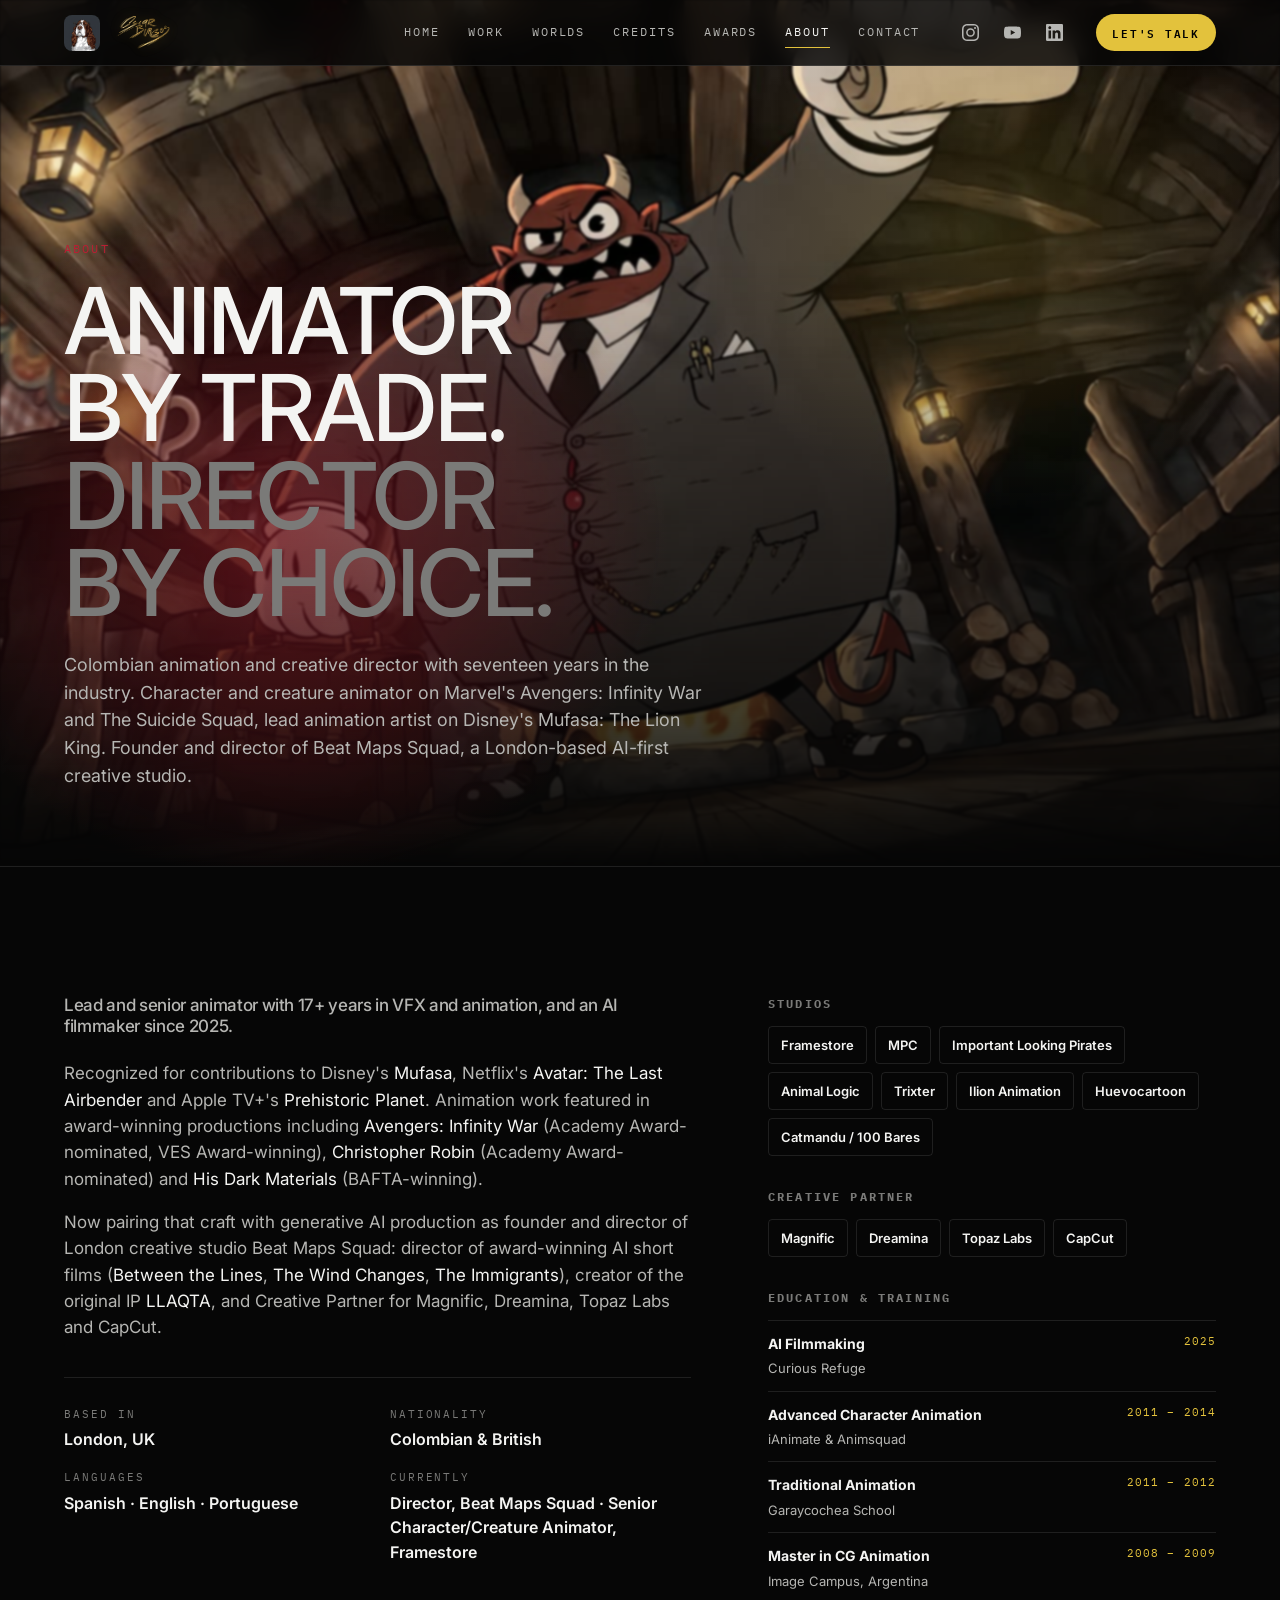
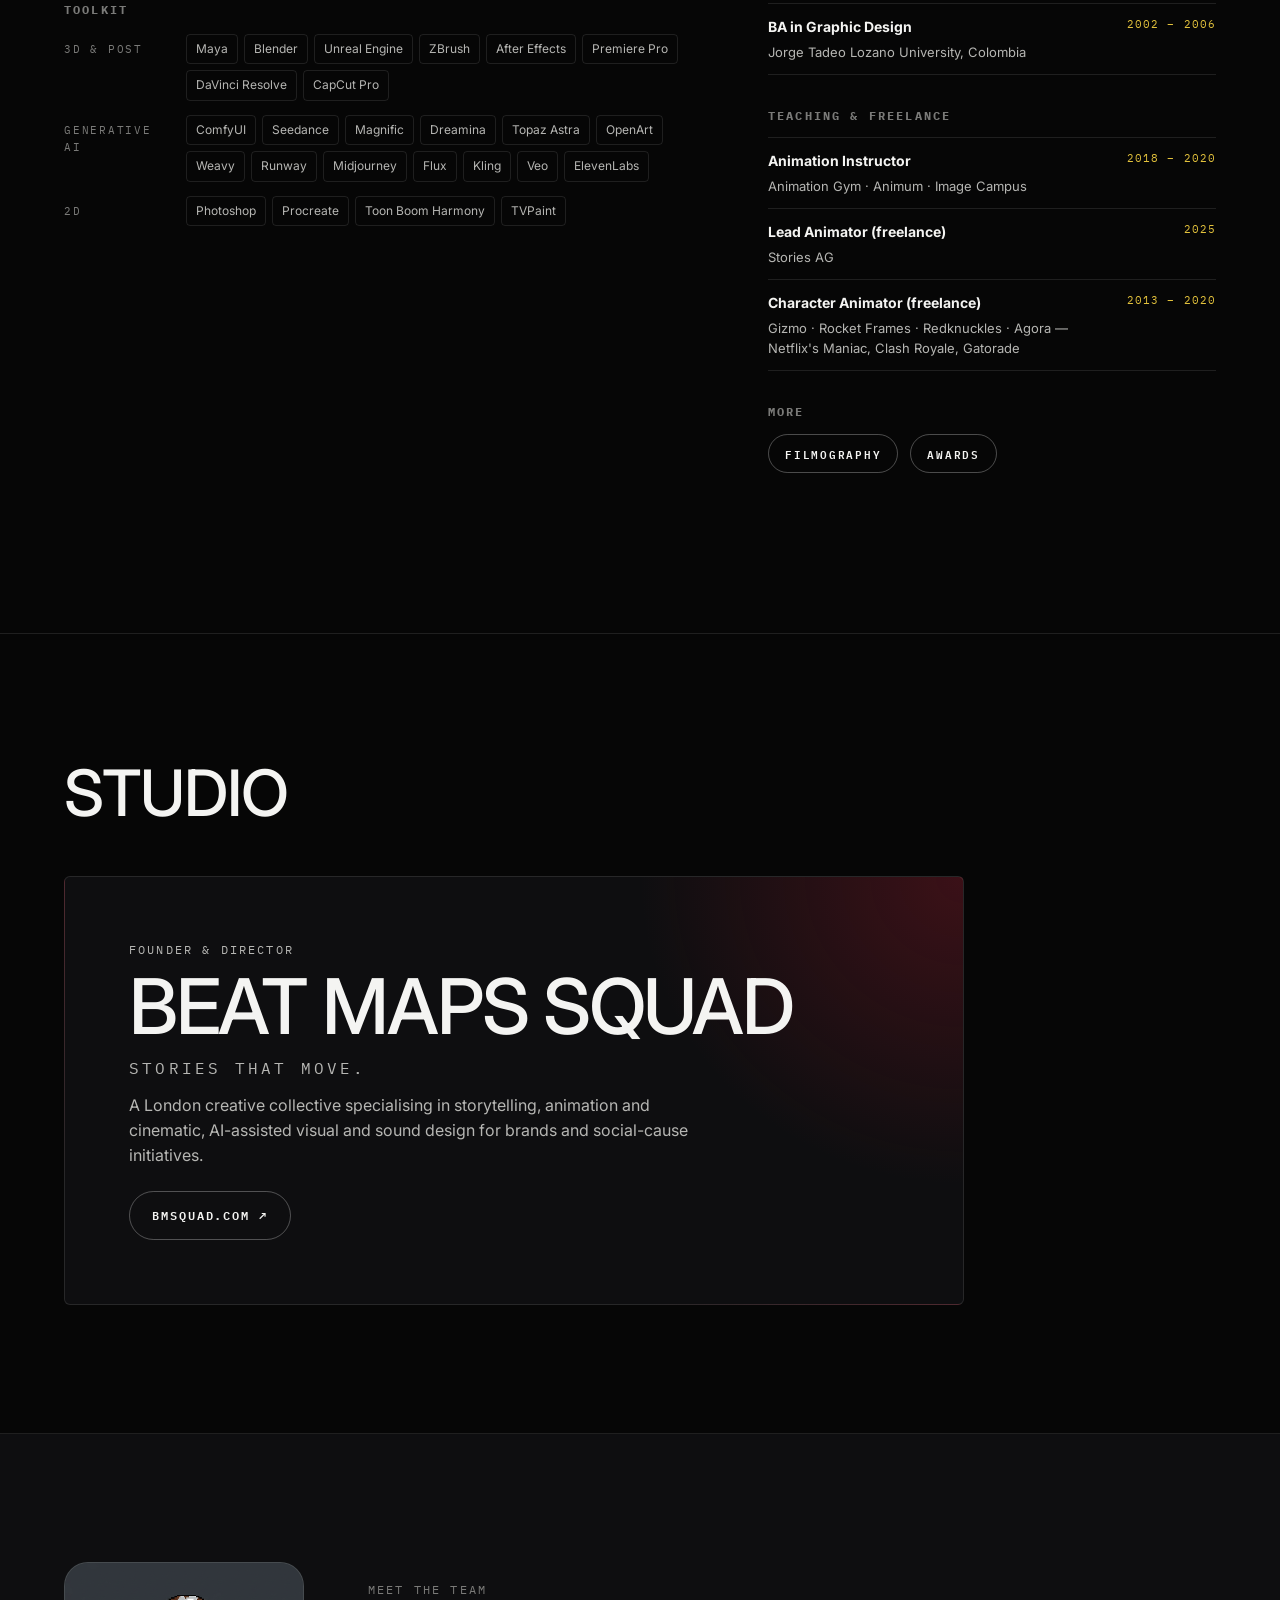
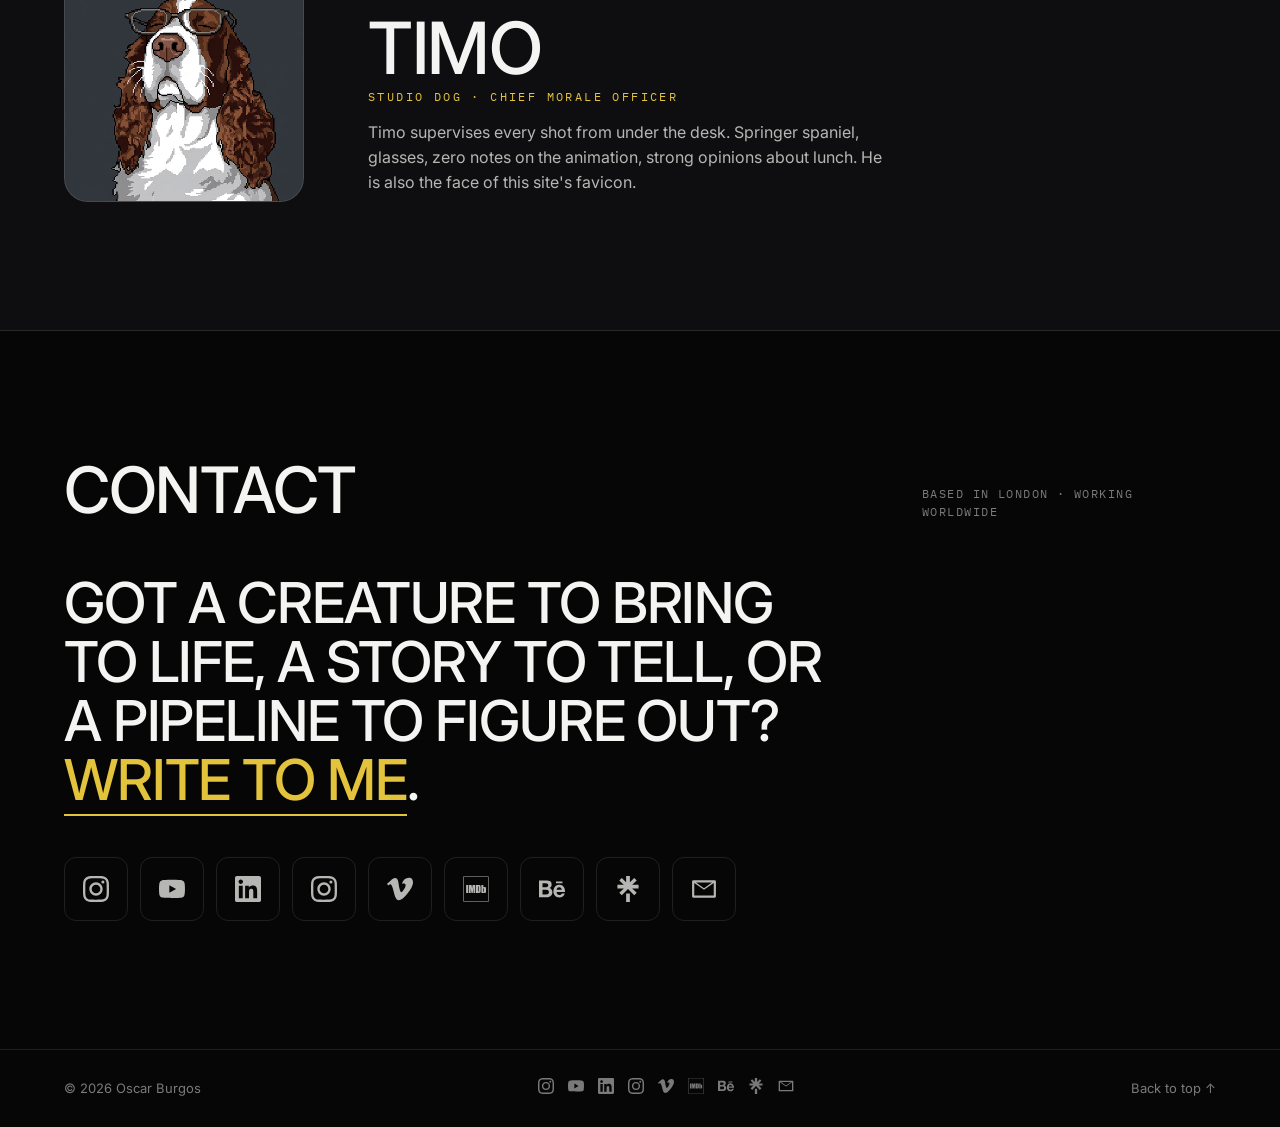
<file: about.html>
<!DOCTYPE html>
<html lang="en">
<head>
  <meta charset="utf-8">
  <meta name="viewport" content="width=device-width, initial-scale=1">
  <title>About — Oscar Burgos</title>
  <meta name="description" content="Oscar Burgos: Colombian animation and creative director in London. 17+ years in VFX, AI filmmaker, founder and director of Beat Maps Squad.">
  <meta name="theme-color" content="#060606">
  <meta property="og:type" content="website">
  <meta property="og:title" content="About — Oscar Burgos">
  <meta property="og:description" content="Director & VFX animator. Lead animator on Mufasa, animator on Avengers: Infinity War, AI filmmaker since 2025.">
  <meta property="og:image" content="assets/img/og-banner.jpg">
  <meta name="twitter:card" content="summary_large_image">
  <link rel="icon" href="assets/img/favicon.ico" sizes="any">
  <link rel="icon" type="image/png" sizes="32x32" href="assets/img/timo-32.png">
  <link rel="apple-touch-icon" href="assets/img/timo-192.png">
  <link rel="manifest" href="site.webmanifest">
  <link rel="preconnect" href="https://fonts.googleapis.com">
  <link rel="preconnect" href="https://fonts.gstatic.com" crossorigin>
  <link href="https://fonts.googleapis.com/css2?family=Inter:wght@400;500;600&family=IBM+Plex+Mono:wght@400;600&display=swap" rel="stylesheet">
  <link rel="stylesheet" href="css/style.css">
</head>
<body>
  <main id="main">
    <header class="page-head">
      <img class="page-head__bg" src="assets/img/pan-twardowski.jpg" alt="" aria-hidden="true">
      <p class="mono page-head__kicker">About</p>
      <h1 class="page-head__title">Animator<br>by trade.<span class="dim">Director<br>by choice.</span></h1>
      <p class="page-head__note" data-site="intro">Colombian animation and creative director with seventeen years in the industry.</p>
    </header>

    <section class="section section--split" id="about">
      <div class="about">
        <div class="about__text">
          <p class="lede">Lead and senior animator with 17+ years in VFX and animation, and an AI filmmaker since 2025.</p>
          <p>Recognized for contributions to Disney's <em>Mufasa</em>, Netflix's <em>Avatar: The Last Airbender</em> and Apple TV+'s <em>Prehistoric Planet</em>. Animation work featured in award-winning productions including <em>Avengers: Infinity War</em> (Academy Award-nominated, VES Award-winning), <em>Christopher Robin</em> (Academy Award-nominated) and <em>His Dark Materials</em> (BAFTA-winning).</p>
          <p>Now pairing that craft with generative AI production as founder and director of London creative studio Beat Maps Squad: director of award-winning AI short films (<em>Between the Lines</em>, <em>The Wind Changes</em>, <em>The Immigrants</em>), creator of the original IP <em>LLAQTA</em>, and Creative Partner for Magnific, Dreamina, Topaz Labs and CapCut.</p>
          <dl class="facts">
            <div><dt>Based in</dt><dd>London, UK</dd></div>
            <div><dt>Nationality</dt><dd>Colombian &amp; British</dd></div>
            <div><dt>Languages</dt><dd>Spanish · English · Portuguese</dd></div>
            <div><dt>Currently</dt><dd>Director, Beat Maps Squad · Senior Character/Creature Animator, Framestore</dd></div>
          </dl>
          <h3 class="mono about__h">Toolkit</h3>
          <div class="toolkit" id="tools"></div>
        </div>
        <aside class="about__side">
          <h3 class="mono">Studios</h3>
          <ul class="pills" id="studios"></ul>
          <h3 class="mono">Creative partner</h3>
          <ul class="pills" id="partners"></ul>
          <h3 class="mono">Education &amp; training</h3>
          <ul class="cvlist" id="education"></ul>
          <h3 class="mono">Teaching &amp; freelance</h3>
          <ul class="cvlist" id="teaching"></ul>
          <h3 class="mono">More</h3>
          <div class="teaser__links">
            <a class="btn btn--ghost btn--small" href="credits.html">Filmography</a>
            <a class="btn btn--ghost btn--small" href="awards.html">Awards</a>
          </div>
        </aside>
      </div>
    </section>

    <section class="section studio" id="studio">
      <div class="section__head">
        <h2 class="section__title">Studio</h2>
      </div>
      <div class="studio__card">
        <p class="mono studio__kicker">Founder &amp; Director</p>
        <h3 class="studio__name">Beat Maps Squad</h3>
        <p class="studio__tag">Stories that move.</p>
        <p>A London creative collective specialising in storytelling, animation and cinematic, AI-assisted visual and sound design for brands and social-cause initiatives.</p>
        <a class="btn btn--ghost" href="https://bmsquad.com" target="_blank" rel="noopener">bmsquad.com ↗</a>
      </div>
    </section>

    <section class="section timo" id="timo">
      <div class="timo__inner">
        <button class="timo__avatar" id="timo-avatar" aria-label="Say hi to Timo">
          <img src="assets/img/timo-512.png" alt="Timo, a pixel-art springer spaniel wearing glasses" width="220" height="220">
          <span class="timo__bark" aria-hidden="true">woof</span>
        </button>
        <div class="timo__text">
          <p class="mono">Meet the team</p>
          <h2 class="timo__name" data-timo="name">Timo</h2>
          <p class="timo__title" data-timo="title"></p>
          <p data-timo="blurb"></p>
        </div>
      </div>
    </section>
  </main>

  <script src="js/data.js"></script>
  <script src="js/main.js"></script>
</body>
</html>
</file>
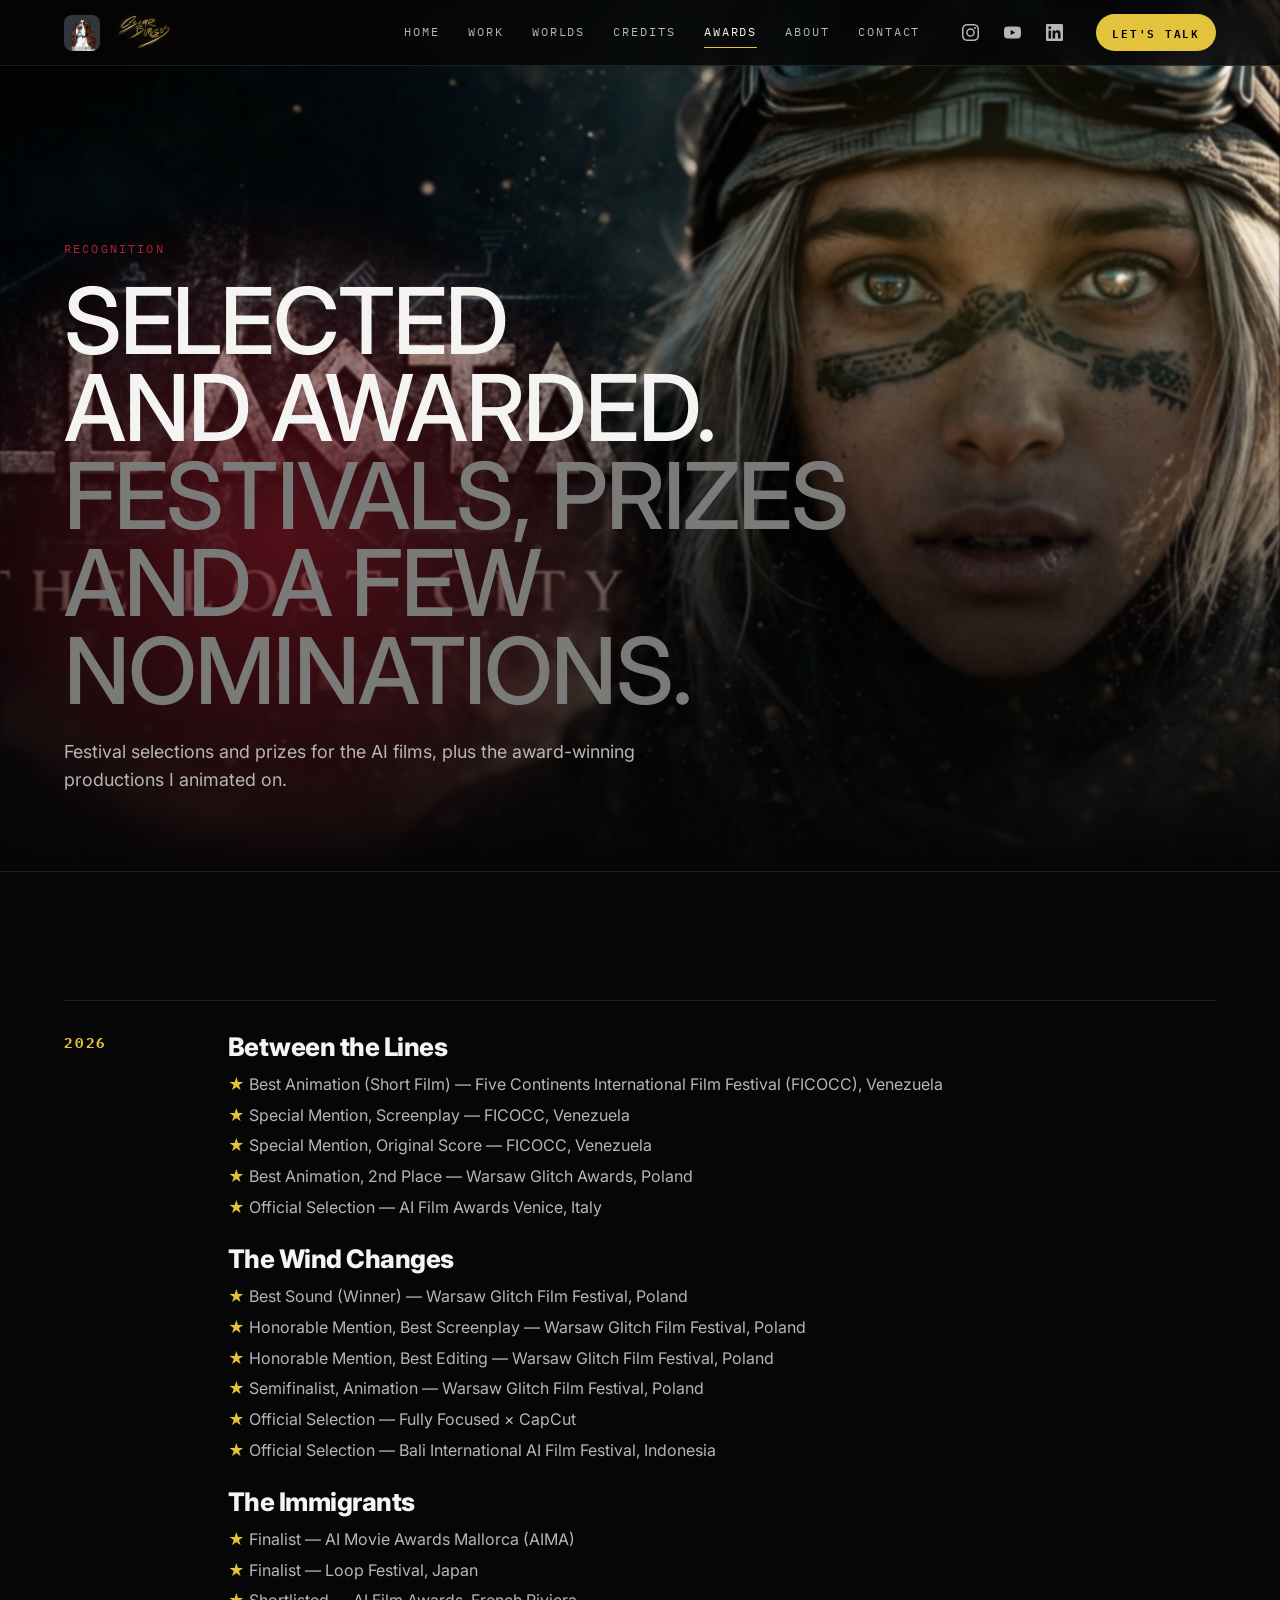
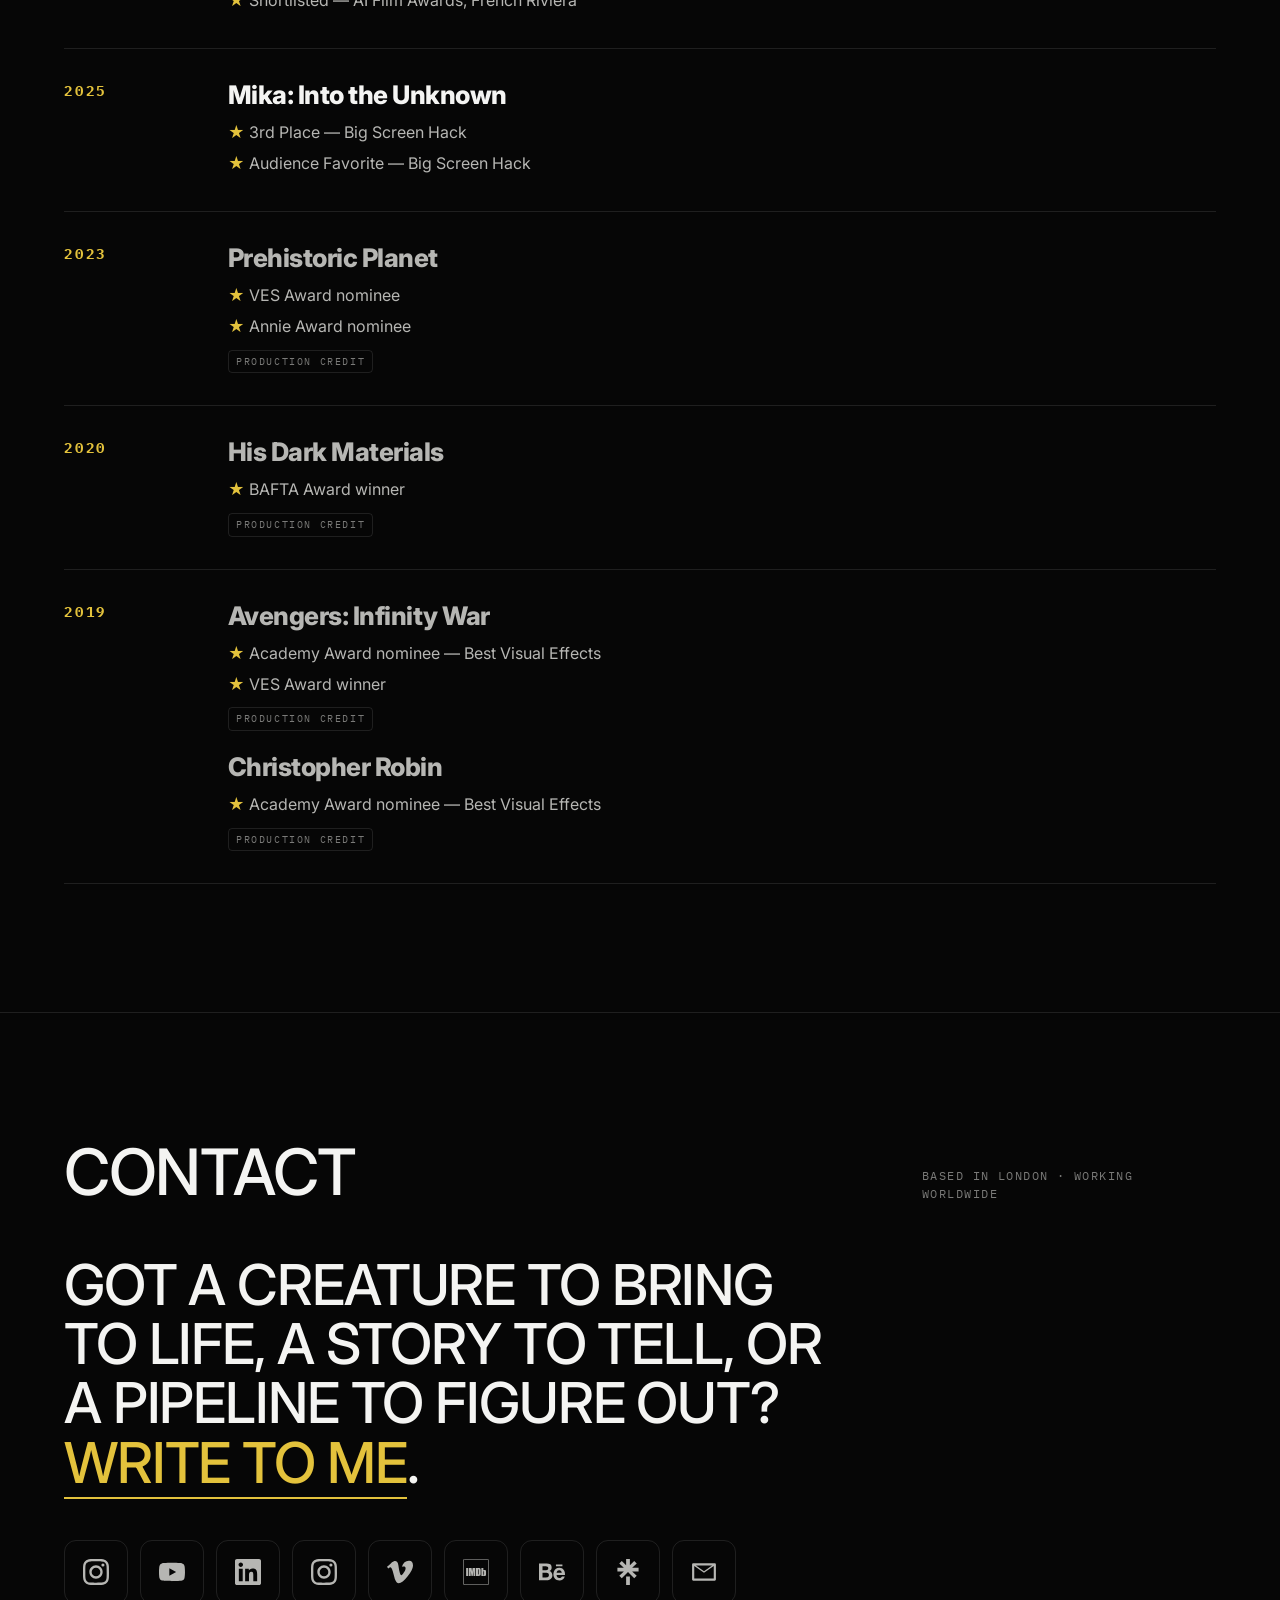
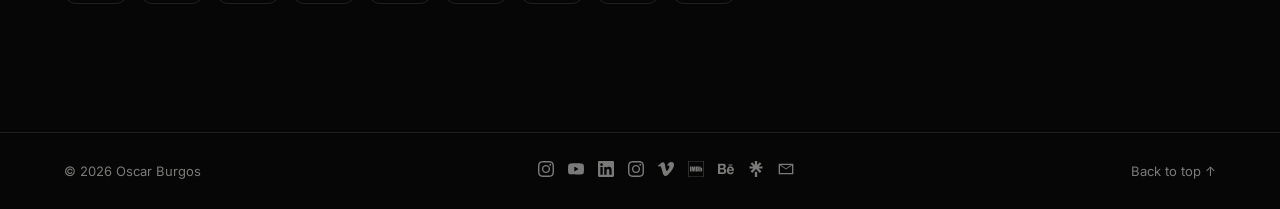
<file: awards.html>
<!DOCTYPE html>
<html lang="en">
<head>
  <meta charset="utf-8">
  <meta name="viewport" content="width=device-width, initial-scale=1">
  <title>Awards — Oscar Burgos</title>
  <meta name="description" content="Awards, festival selections and nominations: The Immigrants, Mika, Prehistoric Planet, His Dark Materials, Avengers: Infinity War.">
  <meta name="theme-color" content="#060606">
  <meta property="og:type" content="website">
  <meta property="og:title" content="Awards — Oscar Burgos">
  <meta property="og:description" content="Awards, festivals and nominations.">
  <meta property="og:image" content="assets/img/og-banner.jpg">
  <meta name="twitter:card" content="summary_large_image">
  <link rel="icon" href="assets/img/favicon.ico" sizes="any">
  <link rel="icon" type="image/png" sizes="32x32" href="assets/img/timo-32.png">
  <link rel="apple-touch-icon" href="assets/img/timo-192.png">
  <link rel="manifest" href="site.webmanifest">
  <link rel="preconnect" href="https://fonts.googleapis.com">
  <link rel="preconnect" href="https://fonts.gstatic.com" crossorigin>
  <link href="https://fonts.googleapis.com/css2?family=Inter:wght@400;500;600&family=IBM+Plex+Mono:wght@400;600&display=swap" rel="stylesheet">
  <link rel="stylesheet" href="css/style.css">
</head>
<body>
  <main id="main">
    <header class="page-head">
      <img class="page-head__bg" src="assets/img/llaqta-poster.jpg" alt="" aria-hidden="true">
      <p class="mono page-head__kicker">Recognition</p>
      <h1 class="page-head__title">Selected<br>and awarded.<span class="dim">Festivals, prizes<br>and a few nominations.</span></h1>
      <p class="page-head__note">Festival selections and prizes for the AI films, plus the award-winning productions I animated on.</p>
    </header>

    <section class="section" id="awards">
      <div class="awards-list" id="awards-full"></div>
    </section>
  </main>

  <script src="js/data.js"></script>
  <script src="js/main.js"></script>
</body>
</html>
</file>
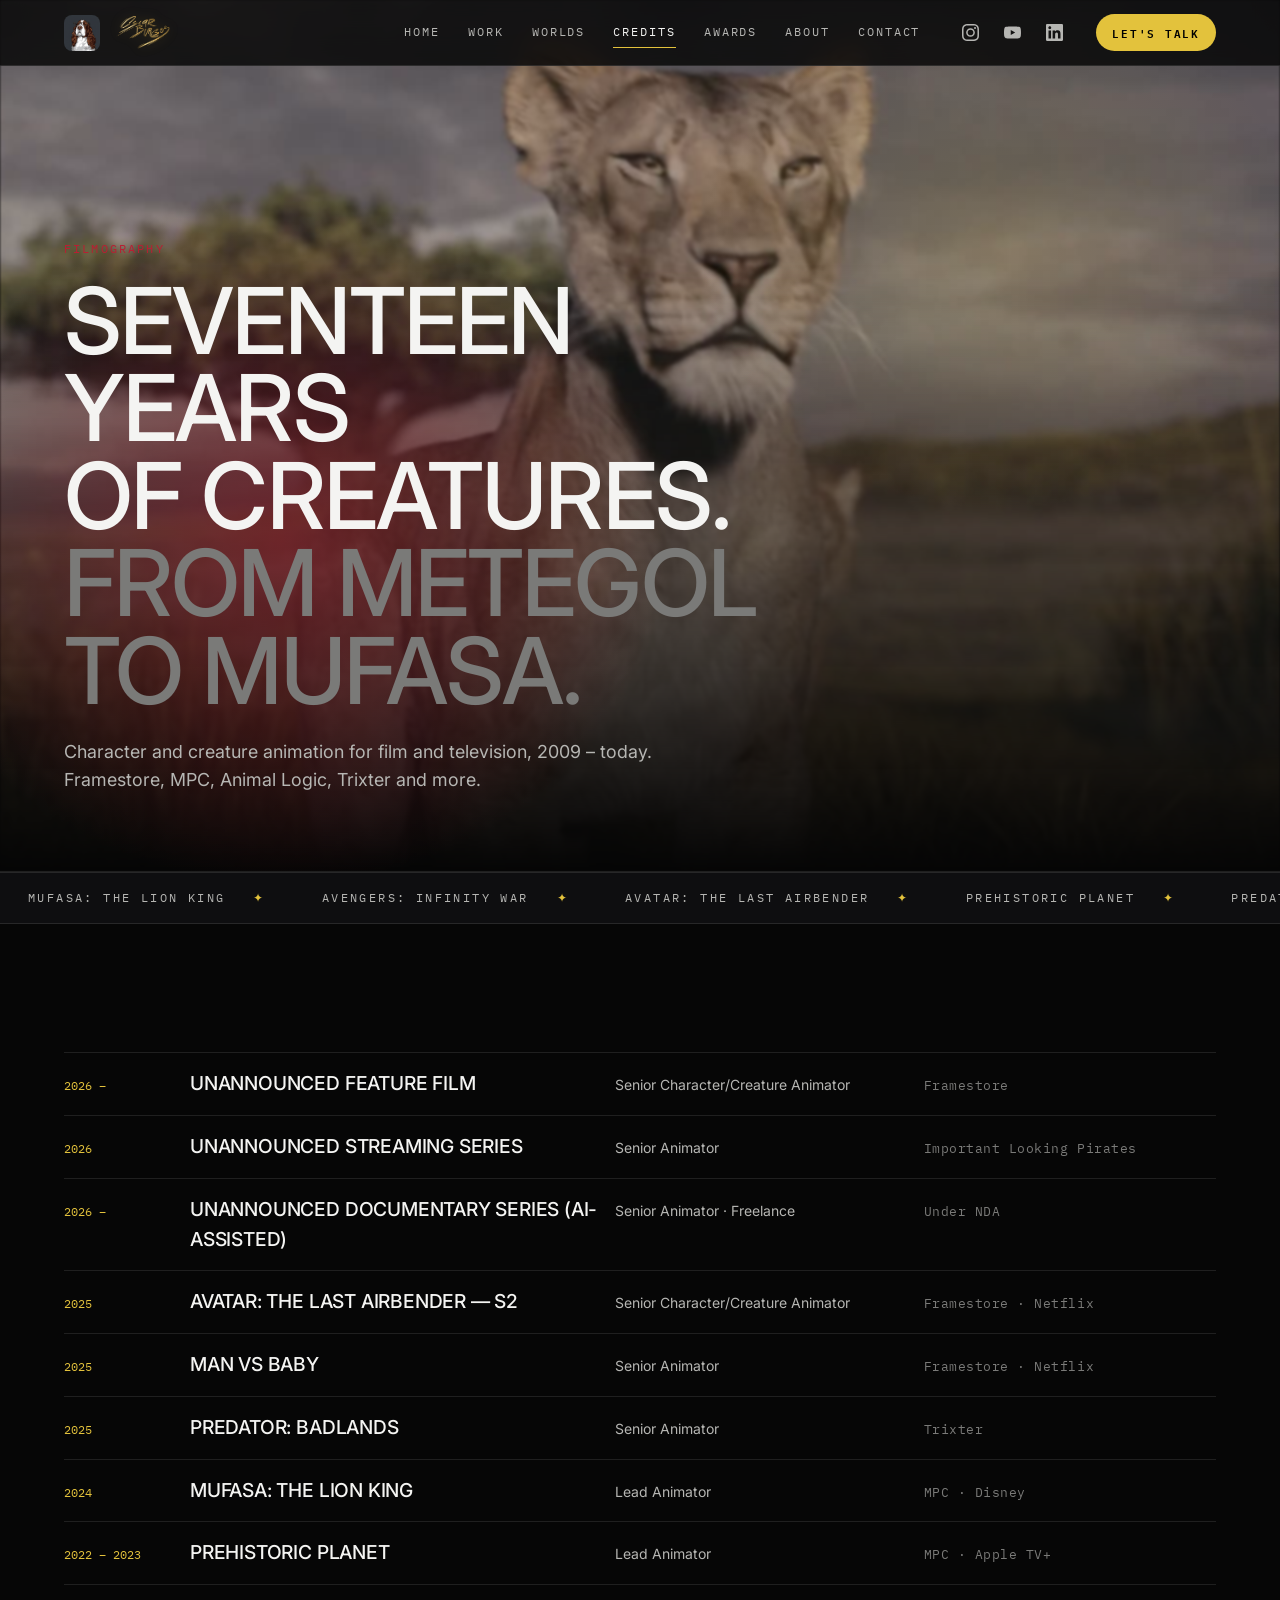
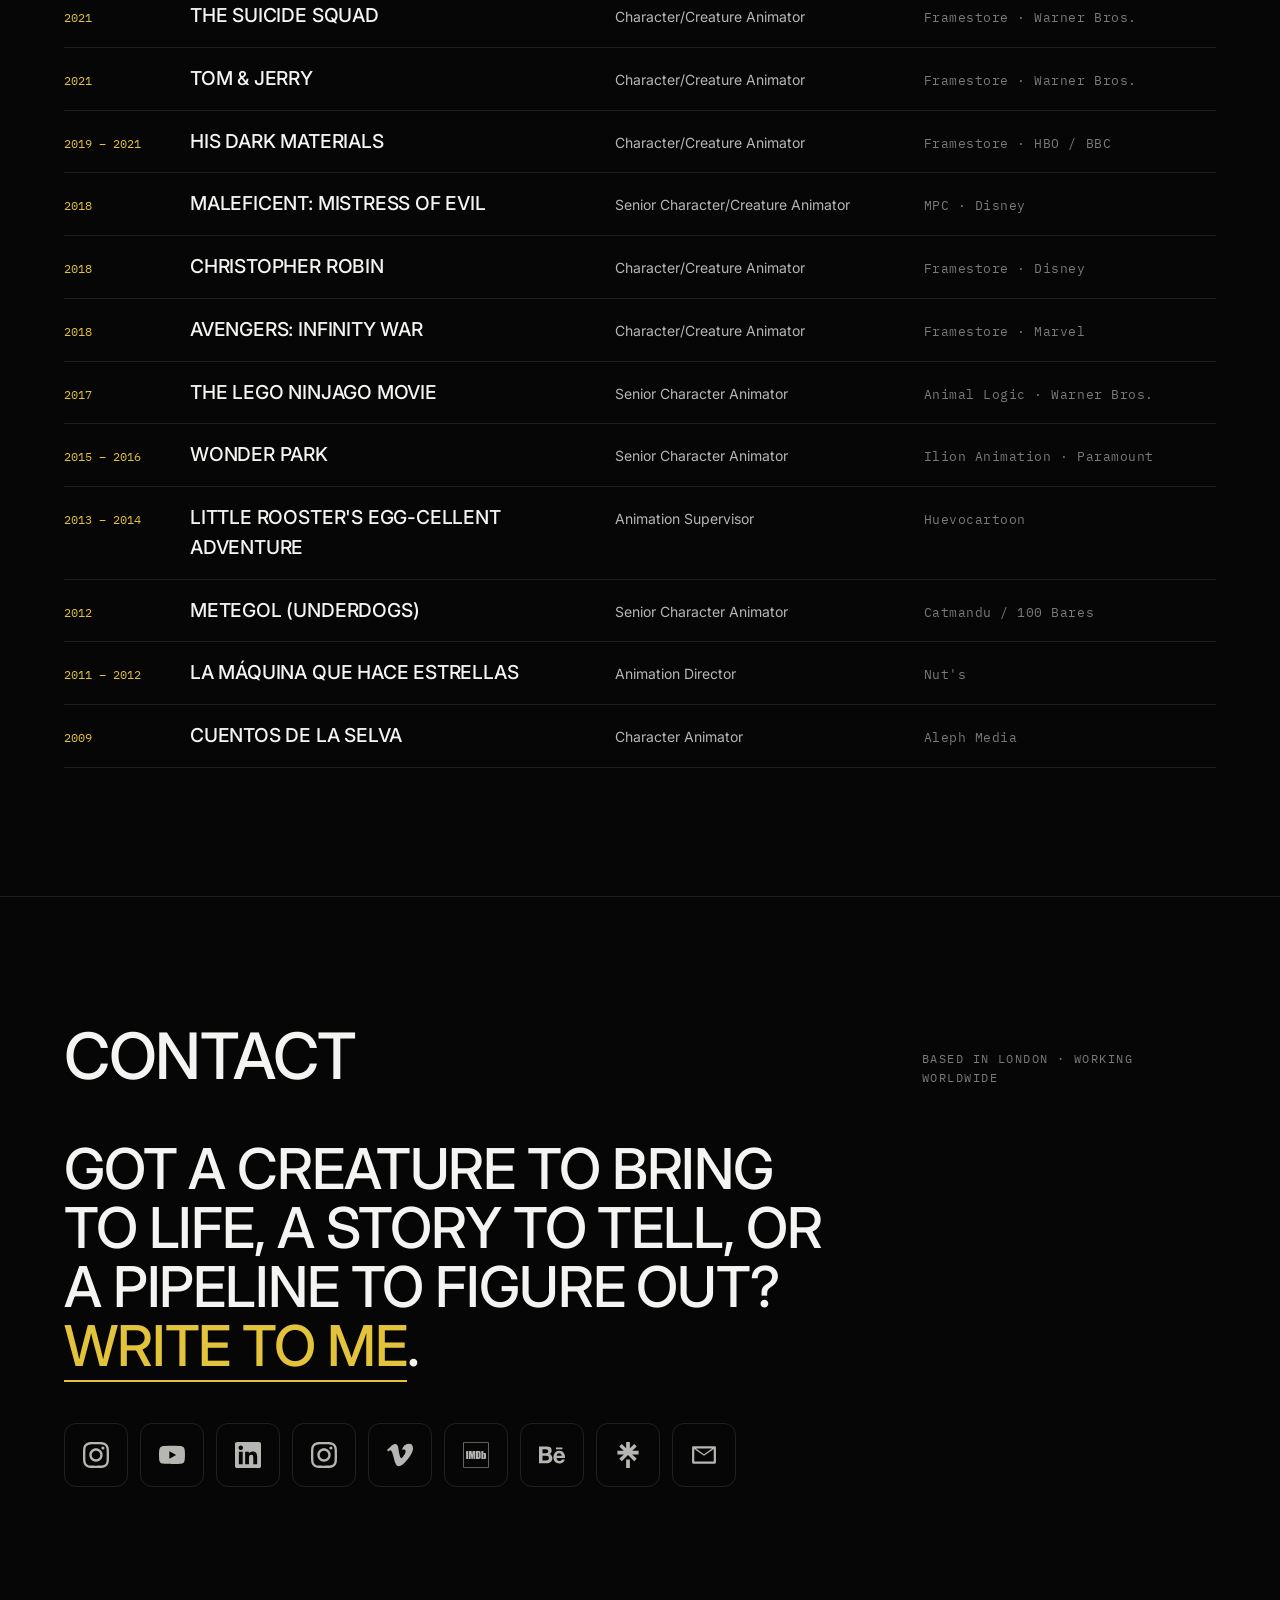
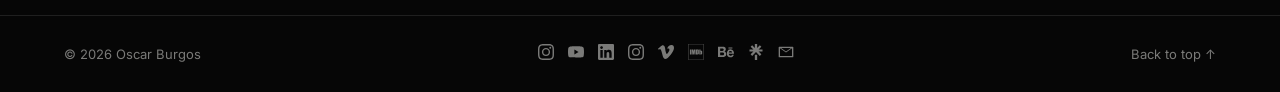
<file: credits.html>
<!DOCTYPE html>
<html lang="en">
<head>
  <meta charset="utf-8">
  <meta name="viewport" content="width=device-width, initial-scale=1">
  <title>Credits — Oscar Burgos</title>
  <meta name="description" content="VFX and animation filmography of Oscar Burgos: Mufasa, Avengers: Infinity War, Prehistoric Planet, His Dark Materials, The LEGO Ninjago Movie and more.">
  <meta name="theme-color" content="#060606">
  <meta property="og:type" content="website">
  <meta property="og:title" content="Credits — Oscar Burgos">
  <meta property="og:description" content="VFX & animation credits, 2009 – today.">
  <meta property="og:image" content="assets/img/og-banner.jpg">
  <meta name="twitter:card" content="summary_large_image">
  <link rel="icon" href="assets/img/favicon.ico" sizes="any">
  <link rel="icon" type="image/png" sizes="32x32" href="assets/img/timo-32.png">
  <link rel="apple-touch-icon" href="assets/img/timo-192.png">
  <link rel="manifest" href="site.webmanifest">
  <link rel="preconnect" href="https://fonts.googleapis.com">
  <link rel="preconnect" href="https://fonts.gstatic.com" crossorigin>
  <link href="https://fonts.googleapis.com/css2?family=Inter:wght@400;500;600&family=IBM+Plex+Mono:wght@400;600&display=swap" rel="stylesheet">
  <link rel="stylesheet" href="css/style.css">
</head>
<body>
  <main id="main">
    <header class="page-head">
      <img class="page-head__bg" src="assets/img/hero-poster.jpg" alt="" aria-hidden="true">
      <p class="mono page-head__kicker">Filmography</p>
      <h1 class="page-head__title">Seventeen years<br>of creatures.<span class="dim">From Metegol<br>to Mufasa.</span></h1>
      <p class="page-head__note">Character and creature animation for film and television, 2009 – today. Framestore, MPC, Animal Logic, Trixter and more.</p>
    </header>

    <div class="marquee" aria-label="Selected credits">
      <div class="marquee__track" id="marquee"></div>
    </div>

    <section class="section" id="credits">
      <ol class="credits" id="credits-list"></ol>
    </section>
  </main>

  <script src="js/data.js"></script>
  <script src="js/main.js"></script>
</body>
</html>
</file>
<file: css/style.css>
/* ============================================================
   Oscar Burgos — site styles
   Brand: black #060606 · gold signature #E3C23C · crimson #901625
   ============================================================ */
:root {
  --bg: #060606;
  --bg-2: #0e0e10;
  --bg-3: #16171a;
  --line: rgba(255,255,255,.10);
  --fg: #f4f4f2;
  --fg-2: #b6b6b3;
  --fg-3: #7a7a78;
  --gold: #e3c23c;
  --gold-2: #f2d963;
  --red: #901625;
  --red-2: #b81f33;
  --timo: #31363b;
  --display: "Inter", "Helvetica Neue", Helvetica, Arial, sans-serif;
  --mono: "IBM Plex Mono", ui-monospace, SFMono-Regular, Menlo, monospace;
  --gutter: clamp(16px, 5vw, 72px);
  --radius: 6px;
  --ease: cubic-bezier(.2,.7,.2,1);
}

* { box-sizing: border-box; }
html { scroll-behavior: smooth; -webkit-text-size-adjust: 100%; }
body {
  margin: 0;
  background: var(--bg);
  color: var(--fg);
  font-family: var(--display);
  font-weight: 400;
  line-height: 1.55;
  overflow-x: hidden;
}
img { max-width: 100%; display: block; }
a { color: inherit; text-decoration: none; }
a:hover { color: var(--gold); }
button { font: inherit; color: inherit; background: none; border: 0; cursor: pointer; }
::selection { background: var(--gold); color: #000; }

.skip { position: absolute; left: -999px; top: 8px; background: var(--gold); color: #000; padding: 8px 12px; z-index: 100; }
.skip:focus { left: 8px; }

.mono { font-family: var(--mono); font-size: 12px; letter-spacing: .18em; text-transform: uppercase; color: var(--fg-3); }
.num { font-family: var(--mono); font-size: .45em; letter-spacing: .2em; color: var(--red-2); vertical-align: .9em; margin-right: .6em; }

/* ---------- Nav ---------- */
.nav {
  position: fixed; left: 0; right: 0; top: 0; z-index: 50;
  display: flex; align-items: center; gap: 24px;
  padding: 14px var(--gutter);
  background: linear-gradient(to bottom, rgba(6,6,6,.7), rgba(6,6,6,0));
  border-bottom: 1px solid transparent;
  transition: background .4s, border-color .4s, backdrop-filter .4s;
}
.nav.is-solid { background: rgba(6,6,6,.82); backdrop-filter: blur(12px); -webkit-backdrop-filter: blur(12px); border-bottom-color: var(--line); }
.brand { display: inline-flex; align-items: center; gap: 12px; }
.brand__timo { width: 36px; height: 36px; border-radius: 8px; background: var(--timo); transition: transform .4s var(--ease); }
.brand:hover .brand__timo { transform: rotate(-8deg) scale(1.08); }
.brand__name { font-weight: 600; letter-spacing: -.01em; font-size: 15px; }
.brand__name b { font-weight: 900; margin-left: 4px; }
.nav__links { display: flex; gap: 28px; margin-left: auto; font-family: var(--mono); font-size: 12px; letter-spacing: .16em; text-transform: uppercase; color: var(--fg-2); }
.nav__links a { position: relative; padding: 6px 0; }
.nav__links a::after { content: ""; position: absolute; left: 0; right: 100%; bottom: 0; height: 1px; background: var(--gold); transition: right .35s var(--ease); }
.nav__links a:hover::after, .nav__links a.is-active::after { right: 0; }
.nav__links a.is-active { color: var(--fg); }
.nav__burger { display: none; width: 40px; height: 40px; margin-left: auto; flex-direction: column; justify-content: center; gap: 6px; align-items: center; }
.nav__burger span { display: block; width: 22px; height: 2px; background: var(--fg); transition: transform .3s var(--ease), opacity .3s; }
.nav__burger[aria-expanded="true"] span:first-child { transform: translateY(4px) rotate(45deg); }
.nav__burger[aria-expanded="true"] span:last-child { transform: translateY(-4px) rotate(-45deg); }

/* ---------- Buttons ---------- */
.btn {
  display: inline-flex; align-items: center; gap: 10px; white-space: nowrap;
  padding: 14px 22px; border-radius: 999px;
  background: var(--gold); color: #000;
  font-family: var(--mono); font-size: 12px; letter-spacing: .16em; text-transform: uppercase; font-weight: 600;
  transition: transform .3s var(--ease), background .3s, color .3s, box-shadow .3s;
}
.btn:hover { background: var(--gold-2); color: #000; transform: translateY(-2px); box-shadow: 0 10px 30px rgba(227,194,60,.25); }
.btn--ghost { background: transparent; color: var(--fg); border: 1px solid rgba(255,255,255,.28); }
.btn--ghost:hover { background: rgba(255,255,255,.06); color: var(--fg); box-shadow: none; border-color: var(--fg); }
.btn--small { padding: 10px 16px; font-size: 11px; }

/* ---------- Hero ---------- */
.hero {
  position: relative; min-height: 100svh;
  display: grid; place-items: center;
  padding: 120px var(--gutter) 96px;
  overflow: hidden; isolation: isolate; text-align: center;
}
.hero__bg { position: absolute; inset: 0; z-index: -1; background: #000; }
.hero__bg img, .hero__video {
  position: absolute; inset: 0; width: 100%; height: 100%; object-fit: cover; object-position: 60% 40%;
}
.hero__bg img { opacity: .6; filter: saturate(.85); }
.hero__video { opacity: 0; transition: opacity 1.2s var(--ease); pointer-events: none; }
.hero__bg.has-video .hero__video { opacity: 1; }
/* embedded players: oversize the iframe so the 16:9 frame always covers the viewport */
.hero__video--embed {
  top: 50%; left: 50%; width: max(100vw, 177.78svh); height: max(100svh, 56.25vw);
  transform: translate(-50%, -50%); border: 0;
}
.hero__bg::after {
  content: ""; position: absolute; inset: 0;
  background:
    radial-gradient(70% 60% at 50% 55%, rgba(6,6,6,.35), rgba(6,6,6,.7) 100%),
    linear-gradient(to top, var(--bg) 0%, rgba(6,6,6,0) 32%),
    linear-gradient(to bottom, rgba(6,6,6,.6) 0%, rgba(6,6,6,0) 30%);
}

.hero__inner { max-width: 900px; display: grid; justify-items: center; }
.eyebrow { display: block; font-family: var(--mono); font-size: 12px; letter-spacing: .2em; text-transform: uppercase; color: var(--fg-2); margin: 22px 0 0; }
.eyebrow__dot { display: inline-block; vertical-align: middle; margin-right: 8px; width: 8px; height: 8px; border-radius: 50%; background: var(--red-2); box-shadow: 0 0 0 4px rgba(184,31,51,.25); }

.hero__title { margin: 0 0 18px; line-height: .86; letter-spacing: -.03em; font-weight: 900; text-transform: uppercase; }
.hero__first { display: block; font-size: clamp(28px, 4.5vw, 56px); font-weight: 600; color: var(--fg-2); letter-spacing: .02em; margin-bottom: .1em; }
.hero__last { display: block; font-size: clamp(64px, 13.5vw, 184px); color: var(--fg); }
.hero__title.has-signature { line-height: 0; margin-bottom: 28px; }
.hero__title.has-signature .hero__first, .hero__title.has-signature .hero__last { position: absolute; width: 1px; height: 1px; overflow: hidden; clip: rect(0 0 0 0); }
.hero__signature { width: min(620px, 84vw); height: auto; filter: drop-shadow(0 0 40px rgba(227,194,60,.28)) drop-shadow(0 8px 24px rgba(0,0,0,.6)); }

.hero__tagline {
  display: block; margin: 0;
  font-weight: 500; font-size: clamp(26px, 4.2vw, 56px);
  letter-spacing: -.02em; line-height: .98; text-transform: uppercase; color: var(--fg);
  text-shadow: 0 6px 30px rgba(0,0,0,.6);
}
.hero__scroll { position: absolute; left: 50%; bottom: 28px; translate: -50% 0; width: 26px; height: 42px; border: 1px solid rgba(255,255,255,.35); border-radius: 14px; }
.hero__scroll span { position: absolute; left: 50%; top: 8px; width: 3px; height: 8px; margin-left: -1.5px; border-radius: 2px; background: var(--gold); animation: scrollHint 1.8s ease-in-out infinite; }
@keyframes scrollHint { 0% { transform: translateY(0); opacity: 1; } 70% { transform: translateY(14px); opacity: 0; } 100% { opacity: 0; } }
.hero__sound { position: absolute; right: var(--gutter); bottom: 28px; }

/* ---------- Marquee ---------- */
.marquee { overflow: hidden; border-top: 1px solid var(--line); border-bottom: 1px solid var(--line); background: var(--bg-2); }
.marquee__track { display: flex; width: max-content; animation: marquee 60s linear infinite; }
.marquee:hover .marquee__track { animation-play-state: paused; }
.marquee__item { padding: 16px 28px; font-family: var(--mono); font-size: 12px; letter-spacing: .2em; text-transform: uppercase; color: var(--fg-2); white-space: nowrap; }
.marquee__item::after { content: "✦"; margin-left: 28px; color: var(--gold); }
@keyframes marquee { to { transform: translateX(-50%); } }

/* ---------- Sections ---------- */
.section { padding: clamp(72px, 10vw, 140px) var(--gutter); border-bottom: 1px solid var(--line); }
.section__head { display: flex; flex-wrap: wrap; align-items: end; justify-content: space-between; gap: 20px; margin-bottom: clamp(32px, 4vw, 56px); }
.section__title { margin: 0; font-size: clamp(34px, 5vw, 64px); font-weight: 500; letter-spacing: -.02em; line-height: .98; text-transform: uppercase; }

.filters { display: flex; flex-wrap: wrap; gap: 8px; }
.chip { padding: 9px 14px; border: 1px solid var(--line); border-radius: 999px; font-family: var(--mono); font-size: 11px; letter-spacing: .16em; text-transform: uppercase; color: var(--fg-2); transition: all .25s var(--ease); }
.chip:hover { border-color: var(--fg-3); color: var(--fg); }
.chip.is-active { background: var(--fg); color: #000; border-color: var(--fg); }

/* ---------- Project grid ---------- */
.grid { display: grid; grid-template-columns: repeat(12, 1fr); gap: 18px; }
.card {
  grid-column: span 4; position: relative; overflow: hidden;
  border-radius: var(--radius); background: var(--bg-3); border: 1px solid var(--line);
  color: inherit; display: flex; flex-direction: column;
  transition: transform .45s var(--ease), border-color .3s, opacity .4s, box-shadow .45s var(--ease);
}
.card:hover { transform: translateY(-4px); border-color: rgba(255,255,255,.22); color: inherit; box-shadow: 0 24px 60px rgba(0,0,0,.5); }
.card--featured { grid-column: span 8; }
.card.is-hidden { display: none; }
.card__media { position: relative; aspect-ratio: 16 / 9; overflow: hidden; background: #000; }
.card__media img { width: 100%; height: 100%; object-fit: cover; transition: transform .8s var(--ease), filter .5s; filter: saturate(.9); }
.card:hover .card__media img { transform: scale(1.05); filter: saturate(1); }
.card__placeholder {
  position: absolute; inset: 0; display: grid; align-content: end; padding: 20px;
  background:
    radial-gradient(120% 90% at 100% 0%, rgba(144,22,37,.55), transparent 55%),
    radial-gradient(90% 90% at 0% 100%, rgba(227,194,60,.22), transparent 60%),
    linear-gradient(160deg, #1a1b1f, #0a0a0b);
}
.card__placeholder span { font-size: clamp(40px, 6vw, 80px); font-weight: 500; letter-spacing: -.04em; line-height: 1; color: rgba(255,255,255,.08); text-transform: uppercase; }
.card__play {
  position: absolute; left: 50%; top: 50%; translate: -50% -50%;
  width: 62px; height: 62px; border-radius: 50%;
  display: grid; place-items: center;
  background: rgba(6,6,6,.7); border: 1px solid rgba(255,255,255,.35); backdrop-filter: blur(6px);
  font-size: 18px; color: #fff; transition: transform .35s var(--ease), background .3s;
}
.card:hover .card__play { transform: scale(1.1); background: var(--gold); color: #000; }
.card__cat { position: absolute; top: 12px; left: 12px; padding: 6px 10px; border-radius: 999px; background: rgba(6,6,6,.75); font-family: var(--mono); font-size: 10px; letter-spacing: .18em; text-transform: uppercase; color: var(--fg-2); }
.card__body { padding: 18px 20px 20px; display: grid; gap: 8px; flex: 1; }
.card__top { display: flex; justify-content: space-between; gap: 12px; font-family: var(--mono); font-size: 11px; letter-spacing: .14em; text-transform: uppercase; color: var(--fg-3); }
.card__title { margin: 0; font-size: clamp(18px, 1.6vw, 24px); font-weight: 600; letter-spacing: -.01em; line-height: 1.1; }
.card__desc { margin: 0; color: var(--fg-2); font-size: 14px; }
.card__tags { display: flex; flex-wrap: wrap; gap: 6px; margin-top: auto; padding-top: 6px; }
.card__tags span { font-family: var(--mono); font-size: 10px; letter-spacing: .12em; text-transform: uppercase; color: var(--fg-3); border: 1px solid var(--line); border-radius: 4px; padding: 3px 7px; }
.card__awards { margin: 4px 0 0; padding: 0; list-style: none; display: grid; gap: 4px; font-size: 12px; color: var(--gold); }
.card__awards li::before { content: "★ "; }

.section__note { margin: 0; font-family: var(--mono); font-size: 12px; letter-spacing: .12em; text-transform: uppercase; color: var(--fg-3); max-width: 42ch; }
.section__title em { font-style: normal; color: var(--gold); }

/* ---------- Reels ---------- */
.reels { display: grid; grid-template-columns: 1fr 1fr; gap: 24px; }
.reel { display: grid; gap: 18px; }
.reel__media { position: relative; display: block; width: 100%; aspect-ratio: 16 / 9; overflow: hidden; border-radius: var(--radius); border: 1px solid var(--line); background: #000; padding: 0; }
.reel__media img { width: 100%; height: 100%; object-fit: cover; transition: transform .8s var(--ease); }
.reel__media:hover img { transform: scale(1.04); }
.reel__media:hover .card__play { transform: translate(0,0) scale(1.1); background: var(--gold); color: #000; }
.reel__media .card__play { width: 78px; height: 78px; font-size: 22px; }
.reel__placeholder { position: absolute; inset: 0; background:
    radial-gradient(120% 90% at 100% 0%, rgba(144,22,37,.5), transparent 55%),
    radial-gradient(90% 90% at 0% 100%, rgba(227,194,60,.2), transparent 60%),
    linear-gradient(160deg, #1a1b1f, #0a0a0b); }
.reel__soon { position: absolute; left: 50%; top: 50%; translate: -50% -50%; font-family: var(--mono); font-size: 12px; letter-spacing: .24em; text-transform: uppercase; color: var(--fg-3); border: 1px solid var(--line); padding: 10px 16px; border-radius: 999px; }
.reel__title { margin: 4px 0 6px; font-size: clamp(24px, 2.6vw, 36px); font-weight: 500; letter-spacing: -.01em; line-height: 1; text-transform: uppercase; }
.reel__desc { margin: 0; color: var(--fg-2); max-width: 52ch; }

/* ---------- Credits list ---------- */
.credits { list-style: none; margin: 0; padding: 0; border-top: 1px solid var(--line); }
.credits li { display: grid; grid-template-columns: 110px 1.4fr 1fr 1fr; gap: 16px; align-items: baseline; padding: 16px 0; border-bottom: 1px solid var(--line); transition: padding .3s var(--ease); }
.credits li:hover { padding-left: 10px; }
.credit__year { font-family: var(--mono); font-size: 12px; color: var(--gold); }
.credit__title { font-weight: 500; font-size: clamp(17px, 1.5vw, 22px); letter-spacing: -.01em; text-transform: uppercase; }
.credit__role { color: var(--fg-2); font-size: 14px; }
.credit__studio { color: var(--fg-3); font-size: 13px; font-family: var(--mono); letter-spacing: .04em; }

/* ---------- Talks ---------- */
.talks { list-style: none; margin: 0; padding: 0; display: grid; gap: 10px; }
.talks a { display: grid; grid-template-columns: 96px 1fr; gap: 14px; align-items: center; border: 1px solid var(--line); border-radius: var(--radius); overflow: hidden; }
.talks img { width: 96px; height: 60px; object-fit: cover; }
.talks b { display: block; font-size: 14px; }
.talks span { font-size: 12px; color: var(--fg-3); }

/* ---------- About ---------- */
.about { display: grid; grid-template-columns: minmax(0, 7fr) minmax(0, 5fr); gap: clamp(32px, 6vw, 96px); }
.lede { font-size: clamp(22px, 2.6vw, 34px); font-weight: 500; letter-spacing: -.02em; line-height: 1.2; margin: 0 0 24px; }
.about__text p { color: var(--fg-2); font-size: 17px; max-width: 62ch; }
.about__text em { font-style: normal; color: var(--fg); }
.facts { display: grid; grid-template-columns: 1fr 1fr; gap: 18px 24px; margin: 36px 0 0; padding-top: 28px; border-top: 1px solid var(--line); }
.facts dt { font-family: var(--mono); font-size: 11px; letter-spacing: .18em; text-transform: uppercase; color: var(--fg-3); margin-bottom: 4px; }
.facts dd { margin: 0; font-weight: 600; }
.about__side h3 { margin: 0 0 12px; }
.about__side h3 + * { margin-bottom: 32px; }
.pills { list-style: none; margin: 0; padding: 0; display: flex; flex-wrap: wrap; gap: 8px; }
.pills li { padding: 8px 12px; border: 1px solid var(--line); border-radius: 4px; font-size: 13px; font-weight: 600; }
.awards { list-style: none; margin: 0; padding: 0; display: grid; }
.awards li { display: grid; grid-template-columns: 56px 1fr; gap: 14px; padding: 14px 0; border-top: 1px solid var(--line); font-size: 14px; }
.awards li:last-child { border-bottom: 1px solid var(--line); }
.awards .y { font-family: var(--mono); font-size: 12px; color: var(--gold); }
.awards b { display: block; font-weight: 700; margin-bottom: 2px; }
.awards span { color: var(--fg-2); }

/* ---------- Studio ---------- */
.studio__card {
  position: relative; overflow: hidden; padding: clamp(32px, 5vw, 72px);
  border: 1px solid var(--line); border-radius: var(--radius);
  background:
    radial-gradient(60% 120% at 100% 0%, rgba(144,22,37,.35), transparent 60%),
    var(--bg-2);
  display: grid; gap: 12px; max-width: 900px;
}
.studio__kicker { margin: 0; }
.studio__name { margin: 0; font-size: clamp(36px, 6vw, 84px); font-weight: 500; letter-spacing: -.03em; line-height: .95; text-transform: uppercase; }
.studio__tag { margin: 0; font-family: var(--mono); letter-spacing: .2em; text-transform: uppercase; color: var(--gold); }
.studio__card p { color: var(--fg-2); max-width: 60ch; margin: 0; }
.studio__card .btn { justify-self: start; margin-top: 12px; }

/* ---------- Timo ---------- */
.timo { background: var(--bg-2); }
.timo__inner { display: grid; grid-template-columns: auto 1fr; gap: clamp(28px, 5vw, 64px); align-items: center; max-width: 980px; }
.timo__avatar { position: relative; width: clamp(160px, 22vw, 240px); aspect-ratio: 1; border-radius: 24px; overflow: visible; background: var(--timo); border: 1px solid var(--line); padding: 0; transition: transform .4s var(--ease); }
.timo__avatar img { width: 100%; height: 100%; border-radius: 24px; image-rendering: pixelated; }
.timo__avatar:hover { transform: rotate(-3deg) scale(1.03); }
.timo__avatar.is-barking { animation: bark .5s var(--ease); }
.timo__bark {
  position: absolute; top: -10px; right: -18px; padding: 8px 12px; border-radius: 12px 12px 12px 2px;
  background: var(--gold); color: #000; font-family: var(--mono); font-weight: 600; font-size: 12px; letter-spacing: .1em;
  opacity: 0; transform: translateY(6px) scale(.9); transition: opacity .2s, transform .3s var(--ease);
}
.timo__avatar.is-barking .timo__bark { opacity: 1; transform: translateY(0) scale(1); }
@keyframes bark { 0% { transform: rotate(0); } 30% { transform: rotate(-6deg) scale(1.05); } 60% { transform: rotate(4deg) scale(1.02); } 100% { transform: rotate(0); } }
.timo__name { margin: 6px 0 4px; font-size: clamp(40px, 6vw, 72px); font-weight: 500; letter-spacing: -.02em; line-height: 1; text-transform: uppercase; }
.timo__title { margin: 0 0 14px; font-family: var(--mono); font-size: 12px; letter-spacing: .2em; text-transform: uppercase; color: var(--gold); }
.timo__text p:last-child { color: var(--fg-2); max-width: 52ch; margin: 0; }

/* ---------- Contact ---------- */
.contact__big { font-size: clamp(28px, 4.4vw, 60px); font-weight: 500; letter-spacing: -.02em; line-height: 1.05; max-width: 22ch; margin: 0 0 48px; text-transform: uppercase; }
.contact__big a { color: var(--gold); border-bottom: 2px solid currentColor; }
.contact__big a:hover { color: var(--gold-2); }
.links { list-style: none; margin: 0; padding: 0; display: grid; grid-template-columns: repeat(auto-fill, minmax(240px, 1fr)); border-top: 1px solid var(--line); }
.links li { border-bottom: 1px solid var(--line); }
.links a { display: flex; justify-content: space-between; align-items: baseline; gap: 12px; padding: 18px 8px; transition: padding .3s var(--ease), background .3s; }
.links a:hover { padding-left: 16px; background: rgba(255,255,255,.03); }
.links b { font-weight: 700; }
.links span { font-family: var(--mono); font-size: 11px; letter-spacing: .1em; color: var(--fg-3); text-align: right; overflow: hidden; text-overflow: ellipsis; white-space: nowrap; }

/* ---------- Footer ---------- */
.footer { display: flex; flex-wrap: wrap; justify-content: space-between; gap: 12px; padding: 28px var(--gutter); font-size: 13px; color: var(--fg-3); }

/* ---------- Lightbox ---------- */
.lightbox { position: fixed; inset: 0; z-index: 100; display: grid; place-items: center; padding: 24px; background: rgba(6,6,6,.92); backdrop-filter: blur(10px); }
.lightbox[hidden] { display: none; }
.lightbox__frame { width: min(1100px, 100%); aspect-ratio: 16 / 9; background: #000; border: 1px solid var(--line); border-radius: var(--radius); overflow: hidden; }
.lightbox__frame iframe { width: 100%; height: 100%; border: 0; }
.lightbox__close { position: absolute; top: 18px; right: 22px; font-size: 40px; line-height: 1; color: var(--fg-2); }
.lightbox__close:hover { color: var(--gold); }

/* ---------- Reveal on scroll ---------- */
.reveal { opacity: 0; transform: translateY(18px); transition: opacity .8s var(--ease), transform .8s var(--ease); }
.reveal.is-in { opacity: 1; transform: none; }
.reveal:nth-child(2) { transition-delay: .08s; } .reveal:nth-child(3) { transition-delay: .16s; }
.reveal:nth-child(4) { transition-delay: .24s; } .reveal:nth-child(5) { transition-delay: .32s; }

/* ---------- Responsive ---------- */
@media (max-width: 1000px) {
  .reels { grid-template-columns: 1fr; }
  .credits li { grid-template-columns: 90px 1fr 1fr; }
  .credit__studio { grid-column: 2 / -1; }
  .card { grid-column: span 6; }
  .card--featured { grid-column: span 12; }
  .about { grid-template-columns: 1fr; }
}
@media (max-width: 720px) {
  .nav { gap: 12px; }
  .nav__cta { display: none; }
  .nav__burger { display: flex; }
  .nav__links {
    position: fixed; inset: 65px 0 auto 0; flex-direction: column; gap: 0;
    background: var(--bg); border-bottom: 1px solid var(--line);
    padding: 8px var(--gutter) 16px; margin: 0;
    transform: translateY(-8px); opacity: 0; pointer-events: none; transition: opacity .25s, transform .25s var(--ease);
  }
  .nav__links.is-open { transform: none; opacity: 1; pointer-events: auto; }
  .nav__links a { padding: 14px 0; border-bottom: 1px solid var(--line); font-size: 14px; }
  .hero { padding-top: 110px; padding-bottom: 88px; }
  .credits li { grid-template-columns: 1fr; gap: 2px; }
  .credit__year { order: -1; }
  .card, .card--featured { grid-column: span 12; }
  .facts { grid-template-columns: 1fr; }
  .timo__inner { grid-template-columns: 1fr; }
  .awards li { grid-template-columns: 1fr; gap: 4px; }
}
@media (prefers-reduced-motion: reduce) {
  html { scroll-behavior: auto; }
  .hero__bg img, .marquee__track { animation: none; }
  .reveal { opacity: 1; transform: none; transition: none; }
}

/* ---------- Brand signature in the nav ---------- */
.brand__sig { height: 34px; width: auto; filter: drop-shadow(0 0 6px rgba(227,194,60,.25)); }

/* ---------- Multi-page: page headers, home teasers, awards ---------- */
.page-head { position: relative; isolation: isolate; overflow: hidden; padding: clamp(150px, 20vw, 240px) var(--gutter) clamp(48px, 6vw, 80px); border-bottom: 1px solid var(--line); display: grid; gap: 18px; background: var(--bg); }
.page-head::before { content: ""; position: absolute; inset: 0; z-index: -1; background:
    radial-gradient(42% 55% at 22% 62%, rgba(144,22,37,.55), transparent 72%),
    radial-gradient(34% 44% at 78% 28%, rgba(227,194,60,.16), transparent 70%); }
.page-head__bg { position: absolute; inset: 0; z-index: -2; width: 100%; height: 100%; object-fit: cover; object-position: center 35%; opacity: .22; filter: saturate(.7) blur(1px); -webkit-mask-image: linear-gradient(to bottom, #000 30%, transparent 100%); mask-image: linear-gradient(to bottom, #000 30%, transparent 100%); }
.page-head__kicker { margin: 0; color: var(--red-2); }
.page-head__title { margin: 0; font-size: clamp(40px, 7.2vw, 104px); font-weight: 500; letter-spacing: -.02em; line-height: .95; text-transform: uppercase; max-width: 14ch; }
.page-head__title .dim { display: block; color: var(--fg-3); }
.page-head__title em { font-style: normal; color: var(--gold); }
.page-head__note { margin: 6px 0 0; color: var(--fg-2); font-size: clamp(16px, 1.4vw, 19px); max-width: 60ch; }
.section__more { font-family: var(--mono); font-size: 12px; letter-spacing: .16em; text-transform: uppercase; color: var(--gold); white-space: nowrap; }
.section__more:hover { color: var(--gold-2); }
.grid--3 .card { grid-column: span 4; }
.teaser { display: grid; gap: 28px; justify-items: start; }
.teaser .lede { max-width: 26ch; margin: 0; }
.teaser__links { display: flex; flex-wrap: wrap; gap: 12px; }
.talks--wide { grid-template-columns: repeat(auto-fill, minmax(320px, 1fr)); }

/* reels: silent preview loop over the thumbnail */
.reel__preview { position: absolute; inset: 0; width: 100%; height: 100%; object-fit: cover; opacity: 0; transition: opacity .9s var(--ease); pointer-events: none; }
.reel__media.has-preview .reel__preview { opacity: 1; }
.reel__media--soon { cursor: default; }
.reel__soon { z-index: 1; background: rgba(6,6,6,.6); backdrop-filter: blur(6px); }

/* awards: home cards + full page */
.award-cards { display: grid; grid-template-columns: repeat(3, 1fr); gap: 18px; }
.award-card { display: grid; gap: 8px; align-content: start; padding: 24px; border: 1px solid var(--line); border-radius: var(--radius); background: var(--bg-2); transition: transform .3s var(--ease), border-color .3s; }
.award-card:hover { transform: translateY(-4px); border-color: rgba(255,255,255,.22); color: inherit; }
.award-card .mono { color: var(--gold); }
.award-card b { font-size: clamp(18px, 1.6vw, 24px); font-weight: 800; letter-spacing: -.02em; line-height: 1.1; }
.award-card > span:last-child { color: var(--fg-2); font-size: 14px; }
.award-card > span:last-child::before { content: "★ "; color: var(--gold); }
.awards-list { border-top: 1px solid var(--line); }
.awards-year { display: grid; grid-template-columns: 140px 1fr; gap: 24px; padding: 32px 0; border-bottom: 1px solid var(--line); }
.awards-year h3 { margin: 0; font-family: var(--mono); font-size: 14px; letter-spacing: .2em; color: var(--gold); }
.awards-year ul { list-style: none; margin: 0; padding: 0; display: grid; gap: 22px; }
.award b { display: block; font-size: clamp(20px, 2vw, 30px); font-weight: 800; letter-spacing: -.02em; line-height: 1.1; margin-bottom: 8px; }
.award span { display: block; color: var(--fg-2); padding: 3px 0; }
.award span::before { content: "★ "; color: var(--gold); }
.award em { display: inline-block; margin-top: 8px; font-style: normal; font-family: var(--mono); font-size: 10px; letter-spacing: .16em; text-transform: uppercase; color: var(--fg-3); border: 1px solid var(--line); border-radius: 4px; padding: 3px 7px; }
.award--credit b { color: var(--fg-2); }

@media (max-width: 1000px) {
  .grid--3 .card { grid-column: span 6; }
  .award-cards { grid-template-columns: 1fr; }
  .awards-year { grid-template-columns: 1fr; gap: 10px; }
}
@media (max-width: 720px) {
  .grid--3 .card { grid-column: span 12; }
}

/* ---------- About: toolkit + CV lists ---------- */
.about__h { margin: 36px 0 14px; }
.toolkit { display: grid; gap: 14px; }
.toolkit__row { margin: 0; display: grid; grid-template-columns: 110px 1fr; gap: 12px; align-items: baseline; }
.toolkit__row dt { font-family: var(--mono); font-size: 11px; letter-spacing: .16em; text-transform: uppercase; color: var(--fg-3); }
.toolkit__row dd { margin: 0; display: flex; flex-wrap: wrap; gap: 6px; }
.toolkit__row dd span { padding: 5px 9px; border: 1px solid var(--line); border-radius: 4px; font-size: 12px; color: var(--fg-2); }
.cvlist { list-style: none; margin: 0; padding: 0; display: grid; }
.cvlist li { display: grid; grid-template-columns: 1fr auto; gap: 4px 14px; padding: 12px 0; border-top: 1px solid var(--line); font-size: 14px; }
.cvlist li:last-child { border-bottom: 1px solid var(--line); }
.cvlist b { grid-column: 1; grid-row: 1; font-weight: 700; }
.cvlist .w { grid-column: 1; color: var(--fg-2); font-size: 13px; }
.cvlist .y { grid-column: 2; grid-row: 1 / span 2; text-align: right; font-family: var(--mono); font-size: 11px; letter-spacing: .1em; color: var(--gold); white-space: nowrap; }
@media (max-width: 720px) { .toolkit__row { grid-template-columns: 1fr; gap: 6px; } }

/* ---------- Social icons (nav + contact) ---------- */
.icon { width: 1em; height: 1em; fill: currentColor; display: block; }
.nav__social { display: flex; gap: 6px; margin-left: 8px; }
.nav__social a { display: grid; place-items: center; width: 36px; height: 36px; border-radius: 8px; color: var(--fg-2); font-size: 17px; transition: color .25s, background .25s; }
.nav__social a:hover { color: var(--gold); background: rgba(255,255,255,.06); }
.social { list-style: none; margin: 0; padding: 0; display: flex; flex-wrap: wrap; gap: 12px; }
.social a { display: grid; place-items: center; width: 64px; height: 64px; border: 1px solid var(--line); border-radius: 12px; color: var(--fg-2); font-size: 26px; transition: color .25s, border-color .25s, transform .3s var(--ease), background .25s; }
.social a:hover { color: #000; background: var(--gold); border-color: var(--gold); transform: translateY(-3px); }
.footer__social { display: flex; gap: 14px; }
.footer__social a { color: var(--fg-3); font-size: 16px; }
.footer__social a:hover { color: var(--gold); }
@media (max-width: 720px) { .nav__social { display: none; } .social a { width: 56px; height: 56px; font-size: 22px; } }

@media (max-width: 1180px) { .nav__cta { display: none; } .nav__links { gap: 20px; } }

/* worlds: explorable 3D splats (worlds.html + js/worlds-viewer.js) */
.worlds__empty { margin: 0; padding: 48px 0; color: var(--fg-3); font-family: var(--mono); font-size: 12px; letter-spacing: .18em; text-transform: uppercase; }
.world-viewer { position: fixed; inset: 0; z-index: 100; background: var(--bg); }
.world-viewer[hidden] { display: none; }
.world-viewer__canvas { display: block; width: 100%; height: 100%; touch-action: none; cursor: grab; }
.world-viewer__canvas:active { cursor: grabbing; }
.world-viewer__bar { position: absolute; inset: 0 0 auto; display: flex; justify-content: space-between; align-items: flex-start; gap: 16px; padding: 18px var(--gutter); background: linear-gradient(to bottom, rgba(6,6,6,.85), transparent); pointer-events: none; }
.world-viewer__bar > * { pointer-events: auto; }
.world-viewer__bar .mono { margin: 0; color: var(--gold); }
.world-viewer__title { margin: 4px 0 0; font-size: clamp(20px, 2.4vw, 32px); font-weight: 500; letter-spacing: -.01em; text-transform: uppercase; }
.world-viewer__actions { display: flex; align-items: center; gap: 10px; flex-wrap: wrap; justify-content: flex-end; }
.world-viewer__close { font-size: 40px; line-height: 1; color: var(--fg-2); padding: 0 4px; }
.world-viewer__close:hover { color: var(--gold); }
.world-viewer__status { position: absolute; inset: 50% 0 auto; transform: translateY(-50%); margin: 0; text-align: center; color: var(--fg-2); pointer-events: none; }
.world-viewer__hint { position: absolute; left: var(--gutter); right: var(--gutter); bottom: 18px; margin: 0; color: var(--fg-3); font-size: 11px; pointer-events: none; }
@media (max-width: 720px) {
  .world-viewer__hint { display: none; }
  .world-viewer__bar { flex-direction: column; padding-right: 64px; }
  .world-viewer__close { position: absolute; top: 12px; right: 16px; }
}
</file>
